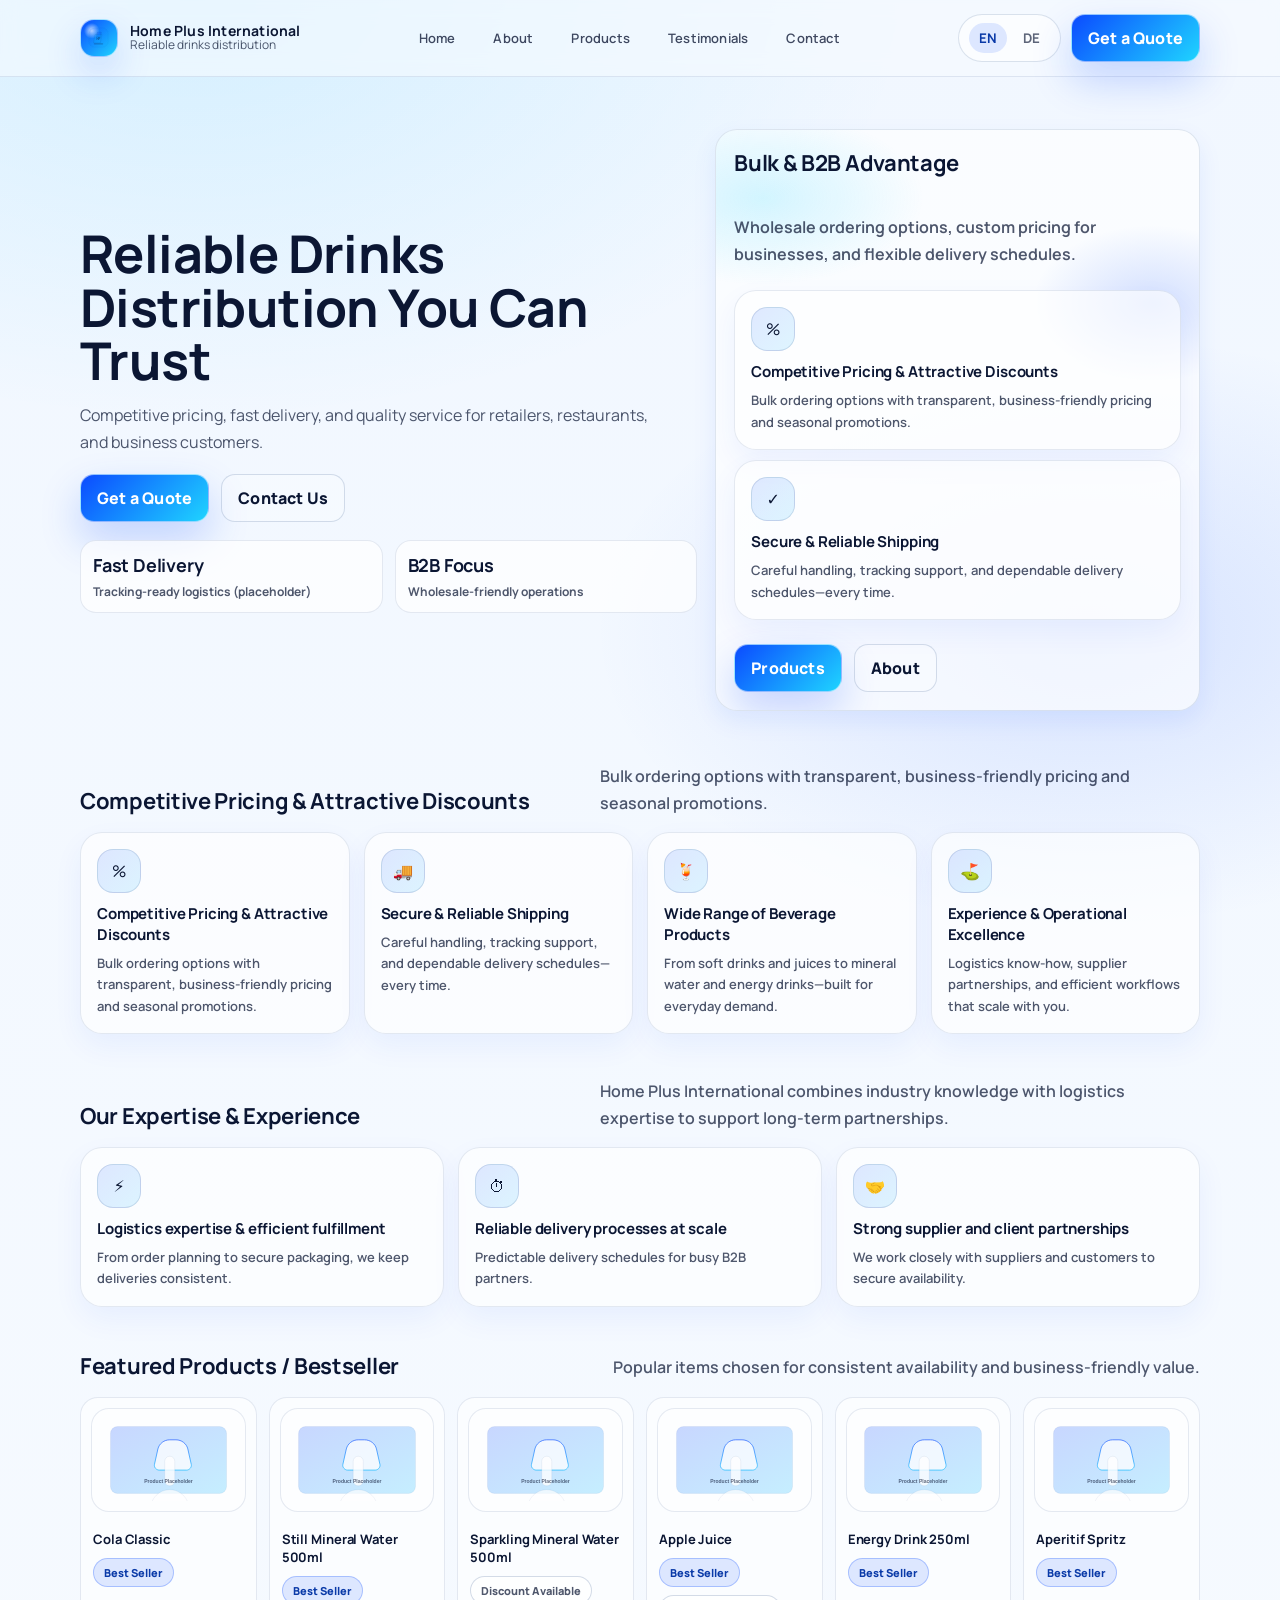
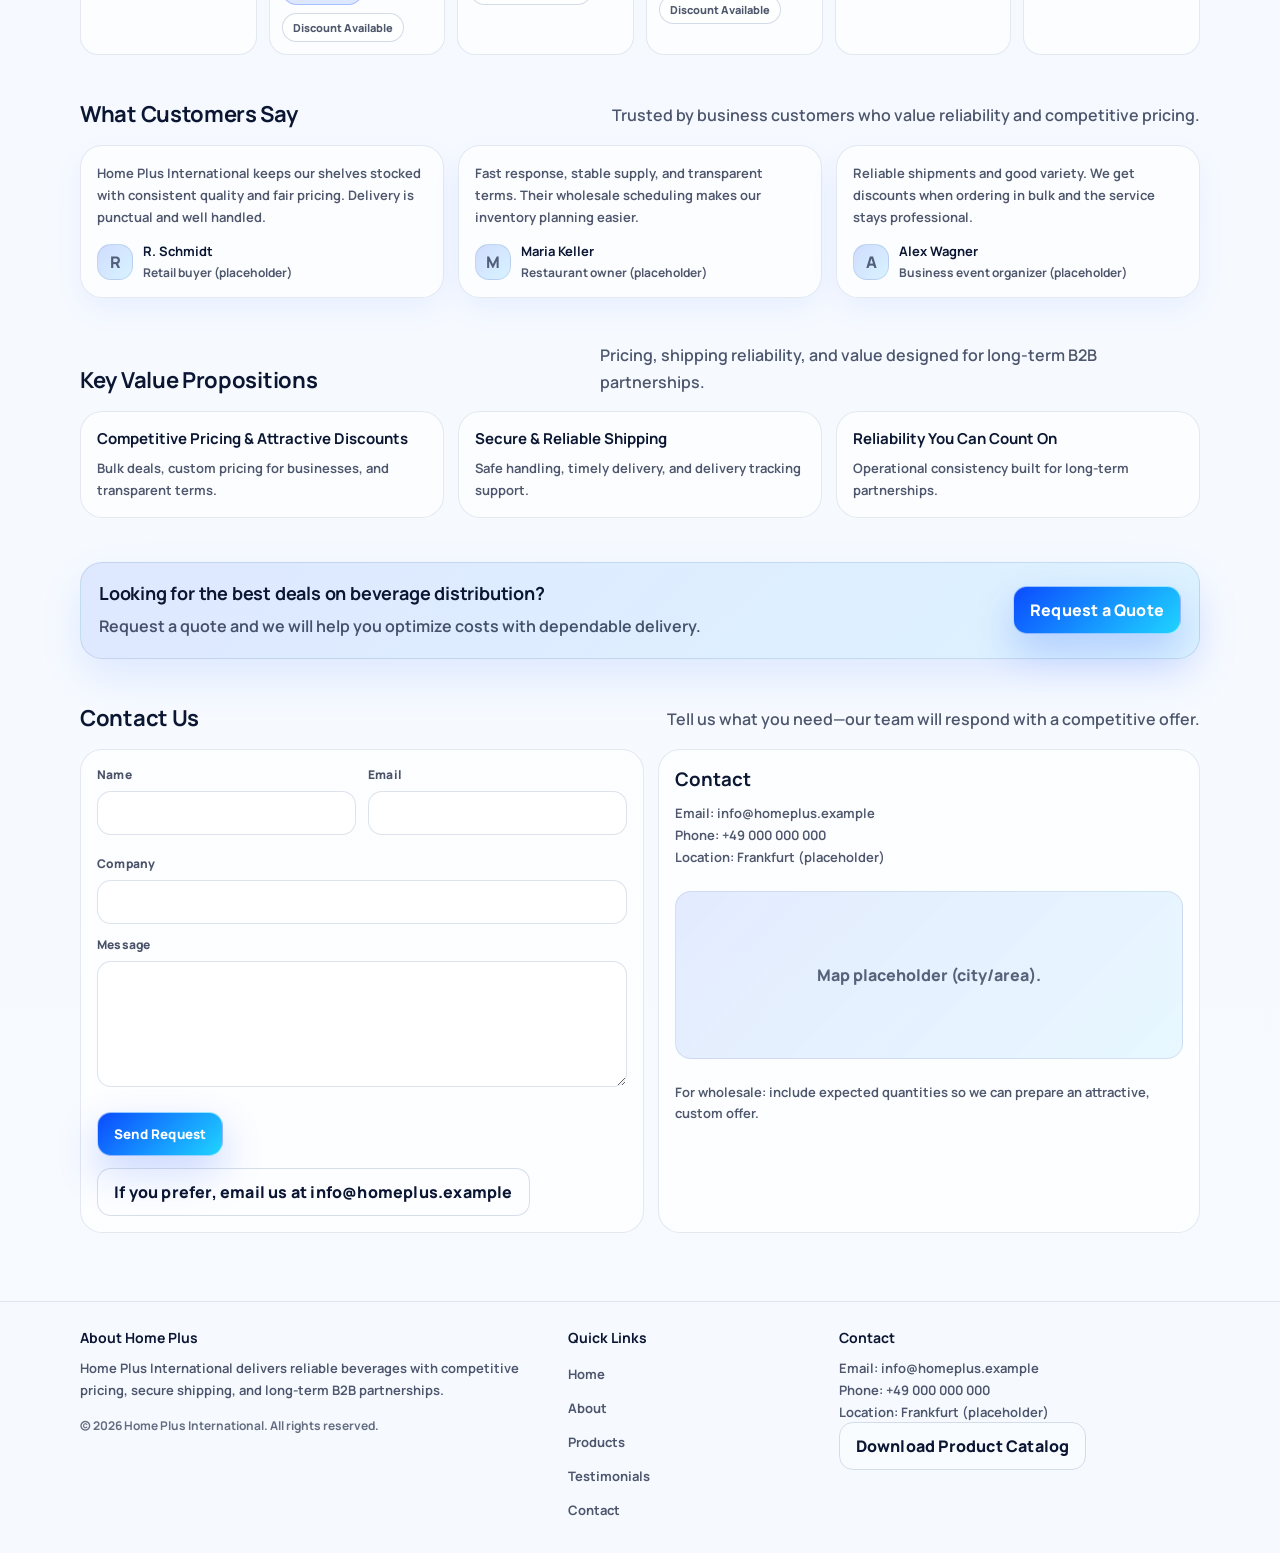
<file: index.html>
<!doctype html>
<html lang="en">
  <head>
    <meta charset="UTF-8" />
    <meta name="viewport" content="width=device-width, initial-scale=1.0" />
    <meta name="theme-color" content="#0b4bff" />
    <meta
      name="description"
      content="Home Plus International provides reliable drinks distribution with competitive pricing, secure shipping, and long-term B2B partnerships."
    />
    <link rel="canonical" href="https://example.com/" />
    <meta property="og:title" content="Home Plus International | Reliable Drinks Distribution" />
    <meta property="og:description" content="Reliable, competitive drinks distribution with secure shipping and B2B focus." />
    <meta property="og:type" content="website" />
    <meta property="og:url" content="https://example.com/" />
    <meta property="og:image" content="assets/images/drink-placeholder.svg" />
    <title>Home Plus International | Reliable Drinks Distribution</title>

    <script type="application/ld+json">
      {
        "@context": "https://schema.org",
        "@type": "Organization",
        "name": "Home Plus International",
        "url": "https://example.com",
        "contactPoint": {
          "@type": "ContactPoint",
          "email": "info@homeplus.example",
          "telephone": "+49 000 000 000",
          "contactType": "sales"
        }
      }
    </script>

    <link rel="stylesheet" href="css/styles.css" />
  </head>
  <body>
    <div id="siteHeader"></div>

    <main id="mainContent">
      <section class="hero">
        <div class="container">
          <div class="hero-grid">
            <div data-reveal>
              <h1 data-i18n="home.hero.title">Reliable Drinks Distribution You Can Trust</h1>
              <p data-i18n="home.hero.subtitle">
                Competitive pricing, fast delivery, and quality service for retailers, restaurants, and business customers.
              </p>

              <div class="hero-actions">
                <a class="btn btn-primary" href="contact.html#quote" data-i18n="home.hero.cta.quote">Get a Quote</a>
                <a class="btn btn-ghost" href="contact.html" data-i18n="home.hero.cta.contact">Contact Us</a>
              </div>

              <div class="hero-metrics" style="margin-top:18px" aria-label="Key metrics">
                <div class="metric" data-reveal>
                  <strong data-i18n="home.metrics.fast.title">Fast Delivery</strong>
                  <span data-i18n="home.metrics.fast.copy">Tracking-ready logistics (placeholder)</span>
                </div>
                <div class="metric" data-reveal>
                  <strong data-i18n="home.metrics.b2b.title">B2B Focus</strong>
                  <span data-i18n="home.metrics.b2b.copy">Wholesale-friendly operations</span>
                </div>
              </div>
            </div>

            <div class="hero-card" data-reveal>
              <div class="hero-card-inner">
                <div class="section-title" style="margin-bottom:8px">
                  <h2 data-i18n="products.b2b.title">Bulk & B2B Advantage</h2>
                </div>
                <p class="muted-note" data-i18n="products.b2b.copy">
                  Wholesale ordering options, custom pricing for businesses, and flexible delivery schedules.
                </p>

                <div class="grid-2" style="display:grid;grid-template-columns:1fr;gap:10px;margin-top:8px">
                  <div class="feature" style="min-height:auto">
                    <div class="icon" aria-hidden="true">%</div>
                    <h3 data-i18n="home.highlights.pricing">Competitive Pricing & Attractive Discounts</h3>
                    <p data-i18n="home.highlights.pricing.copy">
                      Bulk ordering options with transparent, business-friendly pricing and seasonal promotions.
                    </p>
                  </div>
                  <div class="feature" style="min-height:auto">
                    <div class="icon" aria-hidden="true">✓</div>
                    <h3 data-i18n="home.highlights.shipping">Secure & Reliable Shipping</h3>
                    <p data-i18n="home.highlights.shipping.copy">
                      Careful handling, tracking support, and dependable delivery schedules—every time.
                    </p>
                  </div>
                </div>

                <div class="hero-actions" style="margin-top:10px">
                  <a class="btn btn-primary" href="products.html" data-i18n="nav.products">Products</a>
                  <a class="btn btn-ghost" href="about.html" data-i18n="nav.about">About</a>
                </div>
              </div>
            </div>
          </div>
        </div>
      </section>

      <section class="section">
        <div class="container">
          <div class="section-title" data-reveal>
            <h2 data-i18n="home.highlights.pricing">Competitive Pricing & Attractive Discounts</h2>
            <p data-i18n="home.highlights.pricing.copy">Bulk deals with transparent business-friendly terms.</p>
          </div>

          <div class="grid-4">
            <div class="feature" data-reveal>
              <div class="icon" aria-hidden="true">%</div>
              <h3 data-i18n="home.highlights.pricing">Competitive Pricing & Attractive Discounts</h3>
              <p data-i18n="home.highlights.pricing.copy">
                Bulk ordering options with transparent, business-friendly pricing and seasonal promotions.
              </p>
            </div>
            <div class="feature" data-reveal>
              <div class="icon" aria-hidden="true">🚚</div>
              <h3 data-i18n="home.highlights.shipping">Secure & Reliable Shipping</h3>
              <p data-i18n="home.highlights.shipping.copy">
                Careful handling, tracking support, and dependable delivery schedules—every time.
              </p>
            </div>
            <div class="feature" data-reveal>
              <div class="icon" aria-hidden="true">🍹</div>
              <h3 data-i18n="home.highlights.range">Wide Range of Beverage Products</h3>
              <p data-i18n="home.highlights.range.copy">
                From soft drinks and juices to mineral water and energy drinks—built for everyday demand.
              </p>
            </div>
            <div class="feature" data-reveal>
              <div class="icon" aria-hidden="true">⛳</div>
              <h3 data-i18n="home.highlights.expertise">Experience & Operational Excellence</h3>
              <p data-i18n="home.highlights.expertise.copy">
                Logistics know-how, supplier partnerships, and efficient workflows that scale with you.
              </p>
            </div>
          </div>
        </div>
      </section>

      <section class="section">
        <div class="container">
          <div class="section-title" data-reveal>
            <h2 data-i18n="home.expertise.title">Our Expertise & Experience</h2>
            <p data-i18n="home.expertise.copy">
              Home Plus International combines industry knowledge with logistics expertise to support long-term partnerships.
            </p>
          </div>

          <div class="grid-3">
            <div class="feature" data-reveal>
              <div class="icon" aria-hidden="true">⚡</div>
              <h3 data-i18n="home.expertise.b1">Logistics expertise & efficient fulfillment</h3>
              <p data-i18n="home.expertise.c1">From order planning to secure packaging, we keep deliveries consistent.</p>
            </div>
            <div class="feature" data-reveal>
              <div class="icon" aria-hidden="true">⏱</div>
              <h3 data-i18n="home.expertise.b2">Reliable delivery processes at scale</h3>
              <p data-i18n="home.expertise.c2">Predictable delivery schedules for busy B2B partners.</p>
            </div>
            <div class="feature" data-reveal>
              <div class="icon" aria-hidden="true">🤝</div>
              <h3 data-i18n="home.expertise.b3">Strong supplier and client partnerships</h3>
              <p data-i18n="home.expertise.c3">We work closely with suppliers and customers to secure availability.</p>
            </div>
          </div>
        </div>
      </section>

      <section class="section">
        <div class="container">
          <div class="section-title" data-reveal>
            <h2 data-i18n="home.featured.title">Featured Products / Bestseller</h2>
            <p data-i18n="home.featured.copy">Popular items chosen for consistent availability and business-friendly value.</p>
          </div>

          <div id="featuredProducts" class="featured-row" data-reveal>
            <!-- Rendered by js/products-ui.js -->
          </div>
        </div>
      </section>

      <section class="section" id="testimonials">
        <div class="container">
          <div class="section-title" data-reveal>
            <h2 data-i18n="home.testimonials.title">What Customers Say</h2>
            <p data-i18n="home.testimonials.copy">Trusted by business customers who value reliability and competitive pricing.</p>
          </div>

          <div class="testimonial-grid">
            <div class="testimonial" data-reveal>
              <p data-i18n="home.testimonials.t1.quote">
                “Home Plus International keeps our shelves stocked with consistent quality and fair pricing. Delivery is punctual and
                well handled.”
              </p>
              <div class="who">
                <div class="avatar" aria-hidden="true">R</div>
                <div>
                  <strong>R. Schmidt</strong>
                  <span data-i18n="home.testimonials.t1.business">Retail buyer (placeholder)</span>
                </div>
              </div>
            </div>
            <div class="testimonial" data-reveal>
              <p data-i18n="home.testimonials.t2.quote">
                “Fast response, stable supply, and transparent terms. Their wholesale scheduling makes our inventory planning easier.”
              </p>
              <div class="who">
                <div class="avatar" aria-hidden="true">M</div>
                <div>
                  <strong>Maria Keller</strong>
                  <span data-i18n="home.testimonials.t2.business">Restaurant owner (placeholder)</span>
                </div>
              </div>
            </div>
            <div class="testimonial" data-reveal>
              <p data-i18n="home.testimonials.t3.quote">
                “Reliable shipments and good variety. We get discounts when ordering in bulk and the service stays professional.”
              </p>
              <div class="who">
                <div class="avatar" aria-hidden="true">A</div>
                <div>
                  <strong>Alex Wagner</strong>
                  <span data-i18n="home.testimonials.t3.business">Business event organizer (placeholder)</span>
                </div>
              </div>
            </div>
          </div>
        </div>
      </section>

      <section class="section">
        <div class="container">
          <div class="section-title" data-reveal>
            <h2 data-i18n="home.value.title">Key Value Propositions</h2>
            <p data-i18n="home.value.section.copy">Pricing, shipping reliability, and value designed for long-term B2B partnerships.</p>
          </div>

          <div class="value-grid">
            <div class="value-card" data-reveal>
              <h3 data-i18n="home.value.pricing.title">Competitive Pricing & Attractive Discounts</h3>
              <p data-i18n="home.value.pricing.copy">Bulk deals, custom pricing for businesses, and transparent terms.</p>
            </div>
            <div class="value-card" data-reveal>
              <h3 data-i18n="home.value.shipping.title">Secure & Reliable Shipping</h3>
              <p data-i18n="home.value.shipping.copy">Safe handling, timely delivery, and delivery tracking support.</p>
            </div>
            <div class="value-card" data-reveal>
              <h3 data-i18n="home.value.reliability.title">Reliability You Can Count On</h3>
              <p data-i18n="home.value.reliability.copy">Operational consistency built for long-term partnerships.</p>
            </div>
          </div>
        </div>
      </section>

      <section class="section">
        <div class="container">
          <div class="cta-band" data-reveal>
            <div>
              <h3 data-i18n="home.cta.title">Looking for the best deals on beverage distribution?</h3>
              <p data-i18n="home.cta.copy">Request a quote and we will help you optimize costs with dependable delivery.</p>
            </div>
            <div class="cta-right">
              <a class="btn btn-primary" href="contact.html" data-i18n="home.cta.button">Request a Quote</a>
            </div>
          </div>
        </div>
      </section>

      <section class="section">
        <div class="container">
          <div class="section-title" data-reveal>
            <h2 data-i18n="home.contact.title">Contact Us</h2>
            <p data-i18n="home.contact.copy">Tell us what you need—our team will respond with a competitive offer.</p>
          </div>

          <div class="contact-grid">
            <div class="panel" data-reveal>
              <form data-contact-form data-contact-email="info@homeplus.example">
                <div class="form-row">
                  <div>
                    <label for="homeName" data-i18n="contact.name">Name</label>
                    <input id="homeName" name="name" required />
                    <div class="field-error" data-error-for="name" aria-live="polite"></div>
                  </div>
                  <div>
                    <label for="homeEmail" data-i18n="contact.email">Email</label>
                    <input id="homeEmail" name="email" type="email" required />
                    <div class="field-error" data-error-for="email" aria-live="polite"></div>
                  </div>
                </div>

                <div>
                  <label for="homeCompany" data-i18n="contact.company">Company</label>
                  <input id="homeCompany" name="company" />
                </div>

                <div>
                  <label for="homeMessage" data-i18n="contact.message">Message</label>
                  <textarea id="homeMessage" name="message" required></textarea>
                  <div class="field-error" data-error-for="message" aria-live="polite"></div>
                </div>

                <div class="form-actions">
                  <button class="btn btn-primary" type="submit" data-i18n="contact.submit">Send Request</button>
                  <a class="btn btn-ghost" href="mailto:info@homeplus.example" data-i18n="contact.mailto.fallback">Email us</a>
                </div>

                <div class="success" data-contact-success hidden style="margin-top:8px">
                  <strong data-i18n="contact.success.title">Message sent successfully</strong>
                  <div data-i18n="contact.success.copy">Thank you. We will get back to you shortly.</div>
                </div>
              </form>
            </div>

            <div class="panel" data-reveal>
              <h3 style="margin:0" data-i18n="footer.contact.heading">Contact</h3>
              <p class="footer-muted" style="margin-top:10px">
                Email: info@homeplus.example<br />
                Phone: +49 000 000 000<br />
                Location: Frankfurt (placeholder)
              </p>
              <div style="height:10px"></div>
              <div class="product-media" style="height:168px">
                <div style="padding:18px;text-align:center;color:rgba(11,22,51,.65);font-weight:900">
                  <span data-i18n="home.contact.map.placeholder">Map placeholder</span>
                </div>
              </div>
              <div style="height:10px"></div>
              <p class="muted-note">
                <span data-i18n="home.contact.wholesale.note"
                  >For wholesale: include expected quantities so we can prepare an attractive, custom offer.</span
                >
              </p>
            </div>
          </div>
        </div>
      </section>
    </main>

    <div id="siteFooter"></div>

    <!-- Quote modal (used by featured items + products page) -->
    <!--div id="quoteModalOverlay" class="modal-overlay" hidden>
      <div class="modal" role="dialog" aria-modal="true" aria-labelledby="quoteModalTitle">
        <div class="modal-header">
          <strong id="quoteModalTitle" data-i18n="quote.modal.title">Request a Quote</strong>
          <button class="icon-btn" type="button" data-quote-close data-i18n="quote.modal.close" aria-label="Close">
            ✕
          </button>
        </div>
        <div class="modal-body">
          <div class="muted-note" data-i18n="quote.modal.note">
            You will be redirected to our contact form with your request prefilled.
          </div>

          <div class="modal-grid">
            <div>
              <label data-i18n="quote.modal.product" style="margin-bottom:6px;display:block;font-weight:900"
                >Selected product</label
              >
              <div id="quoteProductName" style="font-weight:1000;letter-spacing:-0.15px;margin-top:6px">
                -
              </div>
              <div class="muted-note" id="quoteProductMeta" style="margin-top:6px">-</div>
            </div>
            <div>
              <label data-i18n="quote.modal.qty" style="margin-bottom:6px;display:block;font-weight:900"
                >Quantity (estimated)</label
              >
              <div class="qty" aria-label="Quantity selector">
                <button type="button" data-qty-minus aria-label="Decrease quantity">−</button>
                <input id="quoteQtyInput" inputmode="numeric" type="text" value="50" aria-label="Quantity" />
                <button type="button" data-qty-plus aria-label="Increase quantity">+</button>
              </div>
            </div>
          </div>

          <div class="modal-actions">
            <span class="muted-note" style="flex:1" data-i18n="quote.modal.note">
              You will be redirected to our contact form with your request prefilled.
            </span>
            <button class="btn btn-primary" type="button" data-quote-submit data-i18n="quote.modal.send">Send Request</button>
          </div>
        </div>
      </div>
    </div-->

    <script src="js/layout.js" defer></script>
    <script src="js/i18n.js" defer></script>
    <script src="js/animations.js" defer></script>

    <script src="js/products-data.js" defer></script>
    <script src="js/products-ui.js" defer></script>
    <script src="js/quote-modal.js" defer></script>
    <script src="js/contact.js" defer></script>
  </body>
</html>
</file>
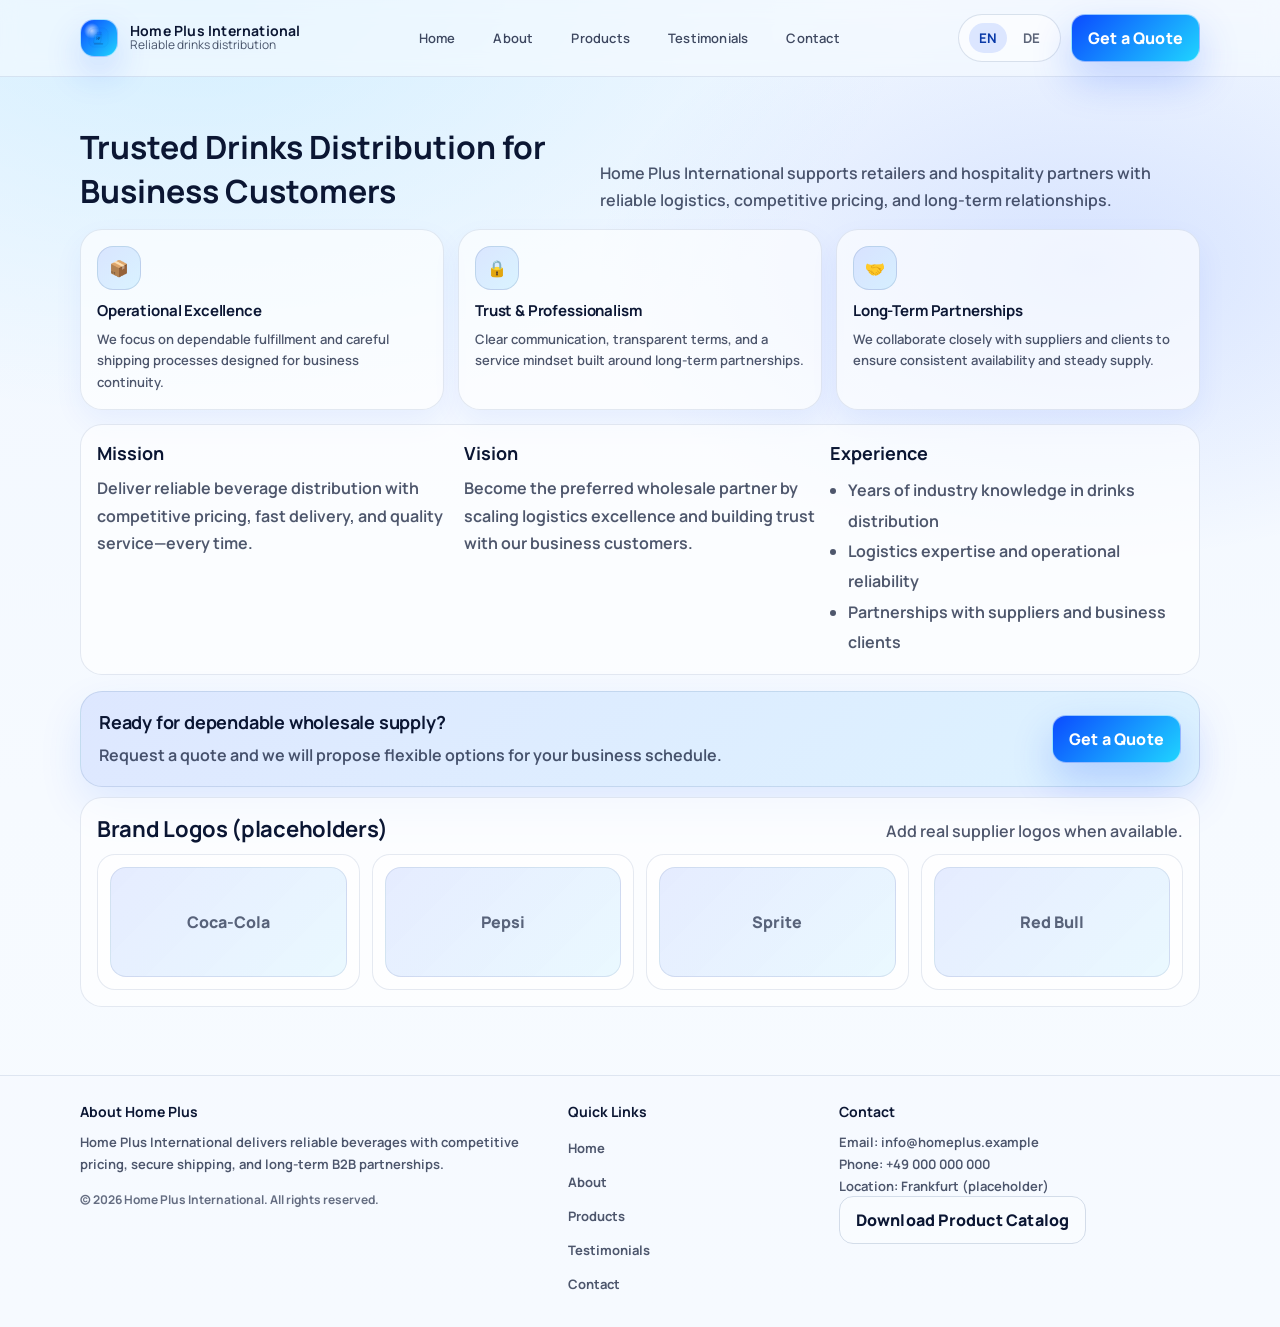
<file: about.html>
<!doctype html>
<html lang="en">
  <head>
    <meta charset="UTF-8" />
    <meta name="viewport" content="width=device-width, initial-scale=1.0" />
    <meta name="theme-color" content="#0b4bff" />
    <meta
      name="description"
      content="About Home Plus International - reliable drinks distribution with competitive pricing, secure shipping, and long-term B2B partnerships."
    />
    <link rel="canonical" href="https://example.com/about" />
    <meta property="og:title" content="About Home Plus International | Reliable Drinks Distribution" />
    <meta
      property="og:description"
      content="Learn about Home Plus International’s mission, vision, and logistics expertise for wholesale beverage distribution."
    />
    <meta property="og:type" content="website" />
    <meta property="og:url" content="https://example.com/about" />
    <meta property="og:image" content="assets/images/drink-placeholder.svg" />
    <title>About Home Plus International | Reliable Drinks Distribution</title>

    <script type="application/ld+json">
      {
        "@context": "https://schema.org",
        "@type": "Organization",
        "name": "Home Plus International",
        "url": "https://example.com",
        "contactPoint": {
          "@type": "ContactPoint",
          "email": "info@homeplus.example",
          "telephone": "+49 000 000 000",
          "contactType": "sales"
        }
      }
    </script>

    <link rel="stylesheet" href="css/styles.css" />
  </head>
  <body>
    <div id="siteHeader"></div>

    <main id="mainContent">
      <section class="section">
        <div class="container">
          <div class="section-title" data-reveal>
            <h1 style="margin:0;font-size:32px" data-i18n="about.hero.title">
              Trusted Drinks Distribution for Business Customers
            </h1>
            <p data-i18n="about.hero.subtitle">
              Home Plus International supports retailers and hospitality partners with reliable logistics, competitive pricing, and
              long-term relationships.
            </p>
          </div>

          <div class="grid-3">
            <div class="feature" data-reveal>
              <div class="icon" aria-hidden="true">
                📦
              </div>
              <h3 data-i18n="about.values.excellence.title">Operational Excellence</h3>
              <p data-i18n="about.values.excellence.copy">
                We focus on dependable fulfillment and careful shipping processes designed for business continuity.
              </p>
            </div>
            <div class="feature" data-reveal>
              <div class="icon" aria-hidden="true">
                🔒
              </div>
              <h3 data-i18n="about.values.trust.title">Trust & Professionalism</h3>
              <p data-i18n="about.values.trust.copy">
                Clear communication, transparent terms, and a service mindset built around long-term partnerships.
              </p>
            </div>
            <div class="feature" data-reveal>
              <div class="icon" aria-hidden="true">
                🤝
              </div>
              <h3 data-i18n="about.values.partnerships.title">Long-Term Partnerships</h3>
              <p data-i18n="about.values.partnerships.copy">
                We collaborate closely with suppliers and clients to ensure consistent availability and steady supply.
              </p>
            </div>
          </div>

          <div style="height:14px"></div>

          <div class="panel" data-reveal>
            <div class="grid-3" style="grid-template-columns: 1fr 1fr 1fr;">
              <div>
                <h2 style="margin:0;font-size:18px" data-i18n="about.mission.title">Mission</h2>
                <p style="margin:10px 0 0;color:var(--muted);font-weight:650;line-height:1.7" data-i18n="about.mission.copy">
                  Deliver reliable beverage distribution with competitive pricing, fast delivery, and quality service—every time.
                </p>
              </div>
              <div>
                <h2 style="margin:0;font-size:18px" data-i18n="about.vision.title">Vision</h2>
                <p style="margin:10px 0 0;color:var(--muted);font-weight:650;line-height:1.7" data-i18n="about.vision.copy">
                  Become the preferred wholesale partner by scaling logistics excellence and building trust with our business customers.
                </p>
              </div>
              <div>
                <h2 style="margin:0;font-size:18px" data-i18n="about.experience.title">Experience</h2>
                <ul style="margin:10px 0 0;padding-left:18px;color:var(--muted);font-weight:650;line-height:1.9">
                  <li data-i18n="about.experience.b1">Years of industry knowledge in drinks distribution</li>
                  <li data-i18n="about.experience.b2">Logistics expertise and operational reliability</li>
                  <li data-i18n="about.experience.b3">Partnerships with suppliers and business clients</li>
                </ul>
              </div>
            </div>
          </div>

          <div style="height:16px"></div>

          <div class="cta-band" data-reveal>
            <div>
              <h3 data-i18n="about.cta.title">Ready for dependable wholesale supply?</h3>
              <p data-i18n="about.cta.copy">Request a quote and we will propose flexible options for your business schedule.</p>
            </div>
            <div class="cta-right">
              <a class="btn btn-primary" href="contact.html" data-i18n="cta.quote">Angebot anfordern</a>
            </div>
          </div>

          <div style="height:10px"></div>

          <div class="panel" data-reveal>
            <div class="section-title" style="margin-bottom:10px">
              <h2 data-i18n="about.branding.title">Brand Logos (placeholders)</h2>
              <p data-i18n="about.branding.copy">Add real supplier logos when available.</p>
            </div>
            <div class="featured-row" style="grid-template-columns: repeat(4, minmax(0, 1fr));">
              <div class="mini-product" style="text-align:center">
                <div class="product-media" style="height:110px;margin:0;display:grid;place-items:center">
                  <div style="font-weight:1000;color:rgba(11,22,51,.65)">Coca‑Cola</div>
                </div>
              </div>
              <div class="mini-product" style="text-align:center">
                <div class="product-media" style="height:110px;margin:0;display:grid;place-items:center">
                  <div style="font-weight:1000;color:rgba(11,22,51,.65)">Pepsi</div>
                </div>
              </div>
              <div class="mini-product" style="text-align:center">
                <div class="product-media" style="height:110px;margin:0;display:grid;place-items:center">
                  <div style="font-weight:1000;color:rgba(11,22,51,.65)">Sprite</div>
                </div>
              </div>
              <div class="mini-product" style="text-align:center">
                <div class="product-media" style="height:110px;margin:0;display:grid;place-items:center">
                  <div style="font-weight:1000;color:rgba(11,22,51,.65)">Red Bull</div>
                </div>
              </div>
            </div>
          </div>
        </div>
      </section>
    </main>

    <div id="siteFooter"></div>

    <script src="js/layout.js" defer></script>
    <script src="js/i18n.js" defer></script>
    <script src="js/animations.js" defer></script>
    <script src="js/contact.js" defer></script>
  </body>
</html>
</file>
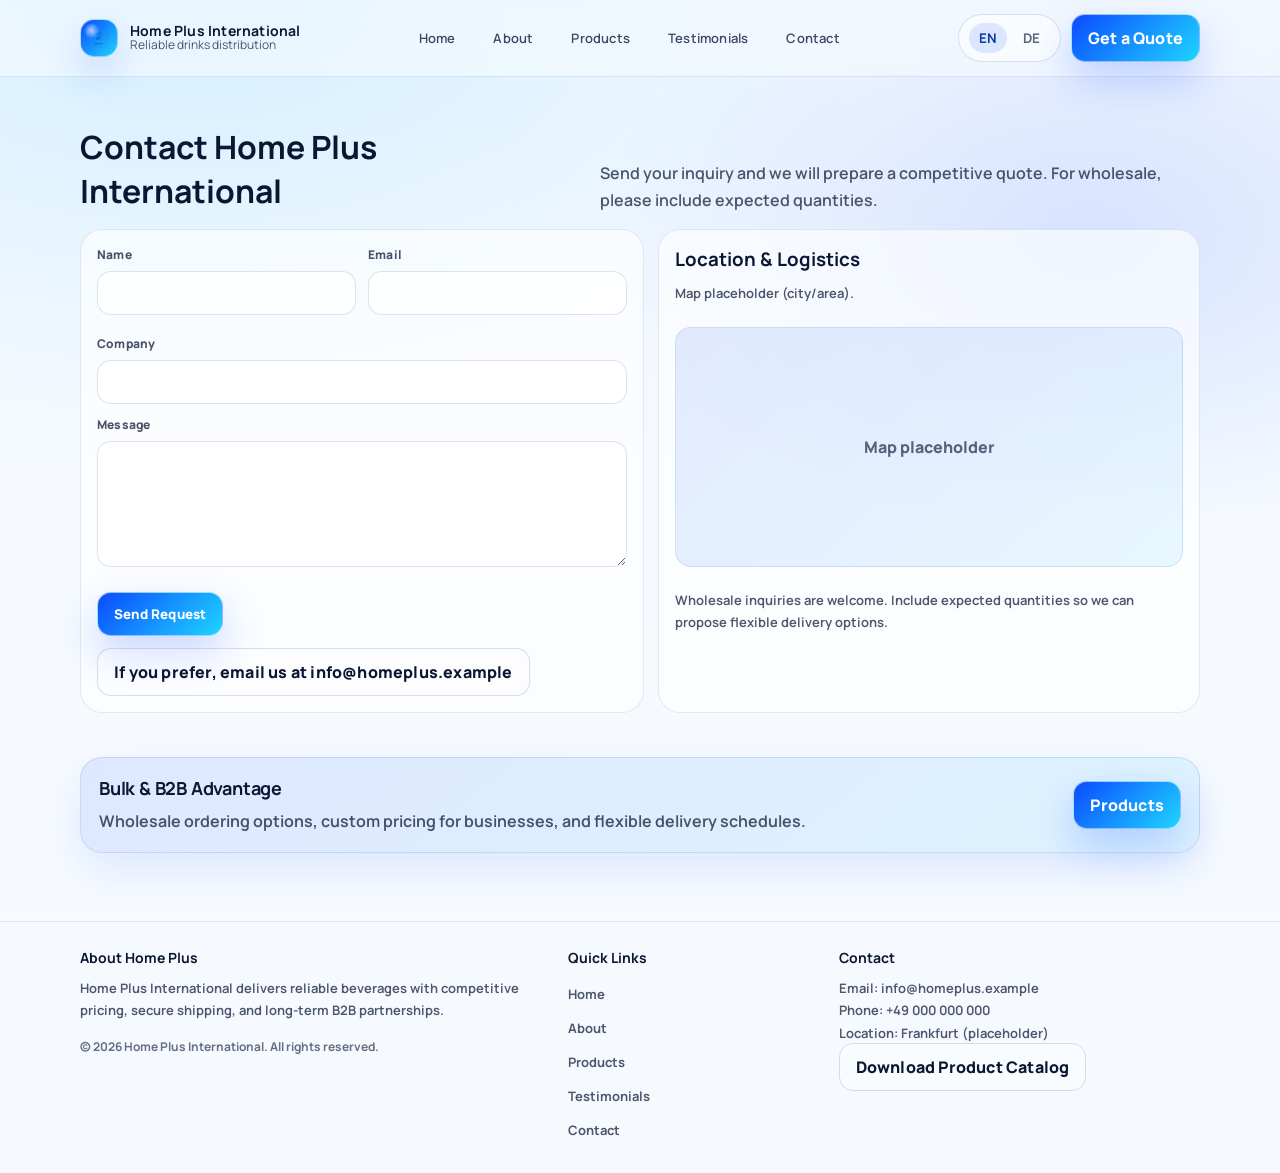
<file: contact.html>
<!doctype html>
<html lang="en">
  <head>
    <meta charset="UTF-8" />
    <meta name="viewport" content="width=device-width, initial-scale=1.0" />
    <meta name="theme-color" content="#0b4bff" />
    <meta
      name="description"
      content="Contact Home Plus International for beverage distribution, wholesale supply, and reliable logistics."
    />
    <link rel="canonical" href="https://example.com/contact" />
    <meta property="og:title" content="Contact | Home Plus International" />
    <meta
      property="og:description"
      content="Send your inquiry to Home Plus International for reliable beverage distribution and wholesale supply."
    />
    <meta property="og:type" content="website" />
    <meta property="og:url" content="https://example.com/contact" />
    <meta property="og:image" content="assets/images/drink-placeholder.svg" />
    <title>Contact | Home Plus International</title>

    <script type="application/ld+json">
      {
        "@context": "https://schema.org",
        "@type": "Organization",
        "name": "Home Plus International",
        "url": "https://example.com",
        "contactPoint": {
          "@type": "ContactPoint",
          "email": "info@homeplus.example",
          "telephone": "+49 000 000 000",
          "contactType": "sales"
        }
      }
    </script>

    <link rel="stylesheet" href="css/styles.css" />
  </head>
  <body>
    <div id="siteHeader"></div>

    <main id="mainContent">
      <section class="section">
        <div class="container">
          <div class="section-title" data-reveal>
            <h1 style="margin:0;font-size:32px" data-i18n="contact.page.title">Contact Home Plus International</h1>
            <p data-i18n="contact.page.copy">Send your inquiry and we will prepare a competitive quote.</p>
          </div>

          <div class="contact-grid">
            <div class="panel" data-reveal>
              <form data-contact-form data-contact-email="info@homeplus.example" id="quote">
                <div class="form-row">
                  <div>
                    <label for="contactName" data-i18n="contact.name">Name</label>
                    <input id="contactName" name="name" required />
                    <div class="field-error" data-error-for="name" aria-live="polite"></div>
                  </div>
                  <div>
                    <label for="contactEmail" data-i18n="contact.email">Email</label>
                    <input id="contactEmail" name="email" type="email" required />
                    <div class="field-error" data-error-for="email" aria-live="polite"></div>
                  </div>
                </div>

                <div>
                  <label for="contactCompany" data-i18n="contact.company">Company</label>
                  <input id="contactCompany" name="company" />
                </div>

                <div>
                  <label for="contactMessage" data-i18n="contact.message">Message</label>
                  <textarea id="contactMessage" name="message" required></textarea>
                  <div class="field-error" data-error-for="message" aria-live="polite"></div>
                </div>

                <div class="form-actions">
                  <button class="btn btn-primary" type="submit" data-i18n="contact.submit">Send Request</button>
                  <a class="btn btn-ghost" data-contact-mailto href="mailto:info@homeplus.example" data-i18n="contact.mailto.fallback"
                    >Email draft</a
                  >
                </div>

                <div class="success" data-contact-success hidden style="margin-top:8px">
                  <strong data-i18n="contact.success.title">Message sent successfully</strong>
                  <div data-i18n="contact.success.copy">Thank you. We will get back to you shortly.</div>
                </div>
              </form>
            </div>

            <div class="panel" data-reveal>
              <h3 style="margin:0" data-i18n="contact.page.location">Location & Logistics</h3>
              <p class="footer-muted" style="margin-top:10px" data-i18n="contact.page.map.placeholder">
                Map placeholder (city/area).
              </p>
              <div style="height:10px"></div>
              <div class="product-media" style="height:240px">
                <div style="padding:18px;text-align:center;color:rgba(11,22,51,.65);font-weight:900">
                  Map placeholder
                </div>
              </div>
              <div style="height:10px"></div>
              <p class="muted-note">
                Wholesale inquiries are welcome. Include expected quantities so we can propose flexible delivery options.
              </p>
            </div>
          </div>
        </div>
      </section>

      <section class="section">
        <div class="container">
          <div class="cta-band" data-reveal>
            <div>
              <h3 data-i18n="products.b2b.title">Bulk & B2B Advantage</h3>
              <p data-i18n="products.b2b.copy">Wholesale ordering options, custom pricing for businesses, and flexible delivery schedules.</p>
            </div>
            <div class="cta-right">
              <a class="btn btn-primary" href="products.html" data-i18n="nav.products">Browse Products</a>
            </div>
          </div>
        </div>
      </section>
    </main>

    <div id="siteFooter"></div>

    <script src="js/layout.js" defer></script>
    <script src="js/i18n.js" defer></script>
    <script src="js/animations.js" defer></script>
    <script src="js/contact.js" defer></script>
  </body>
</html>
</file>
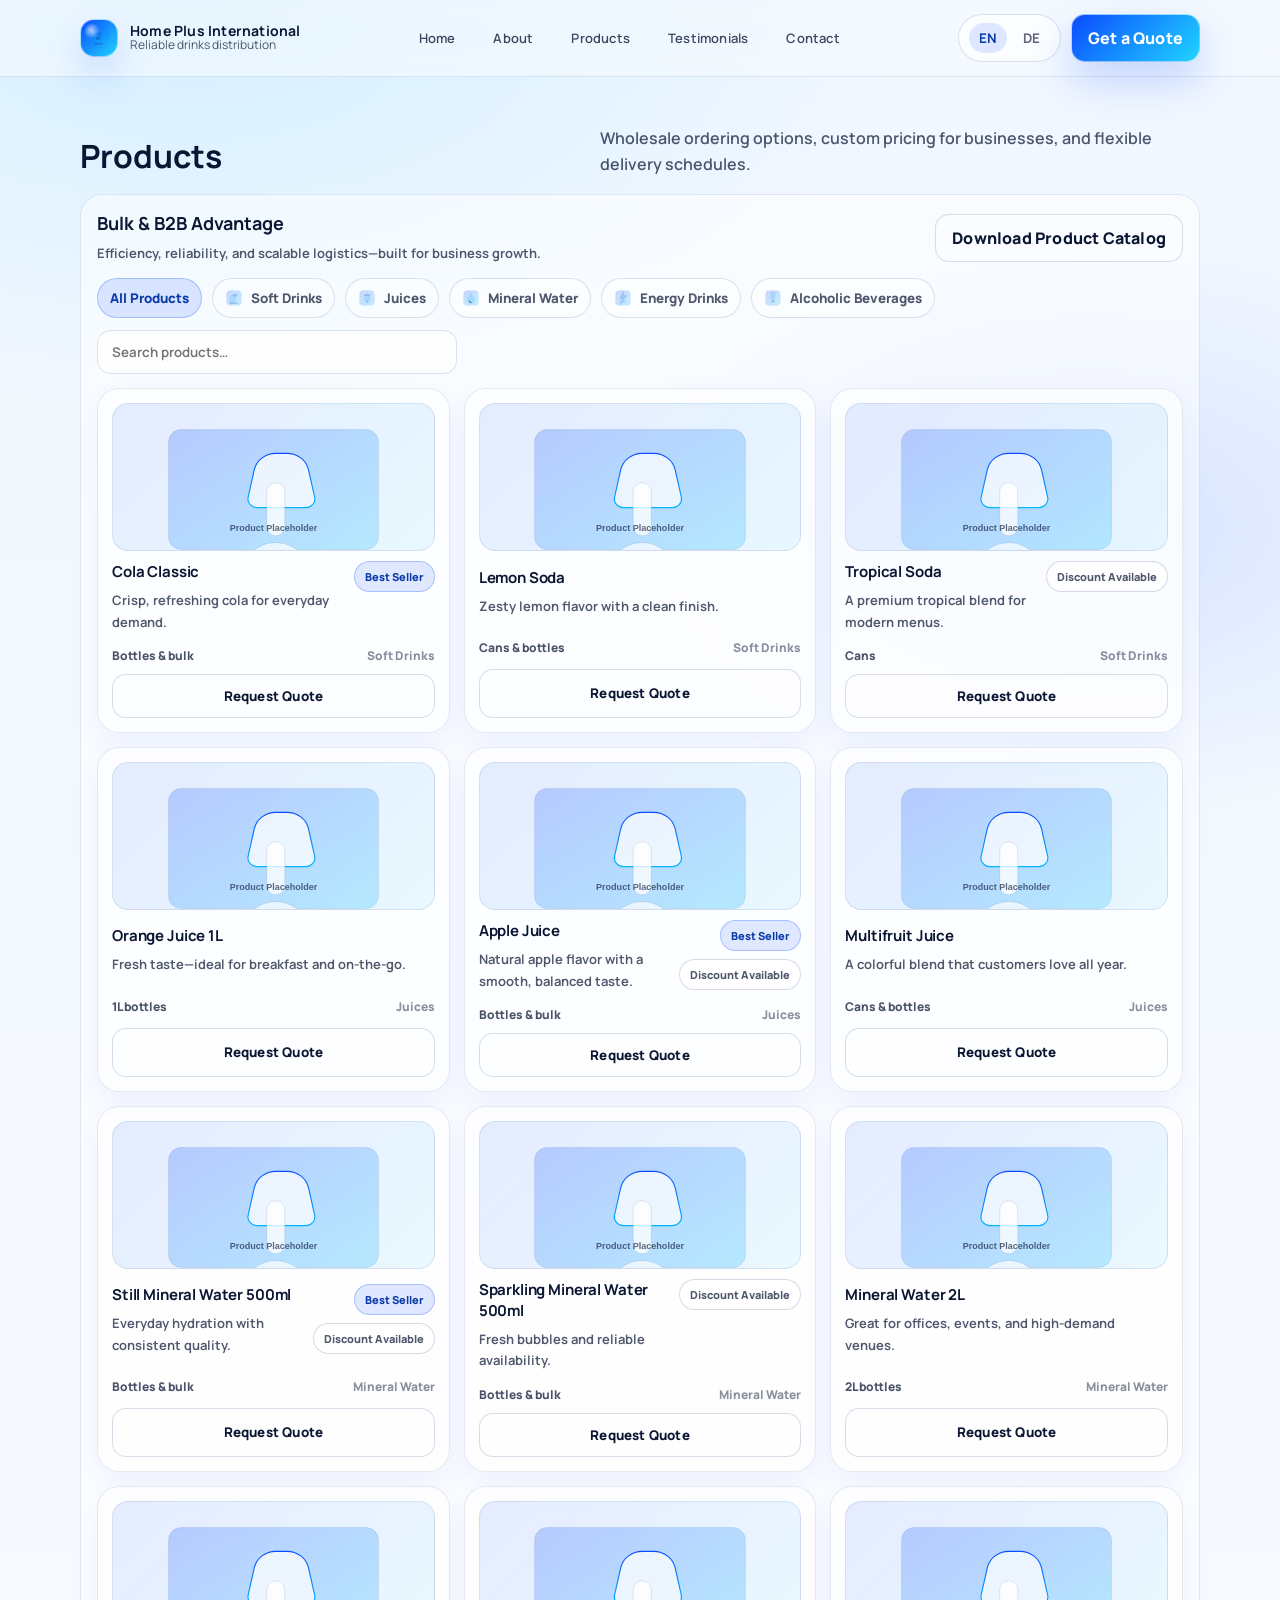
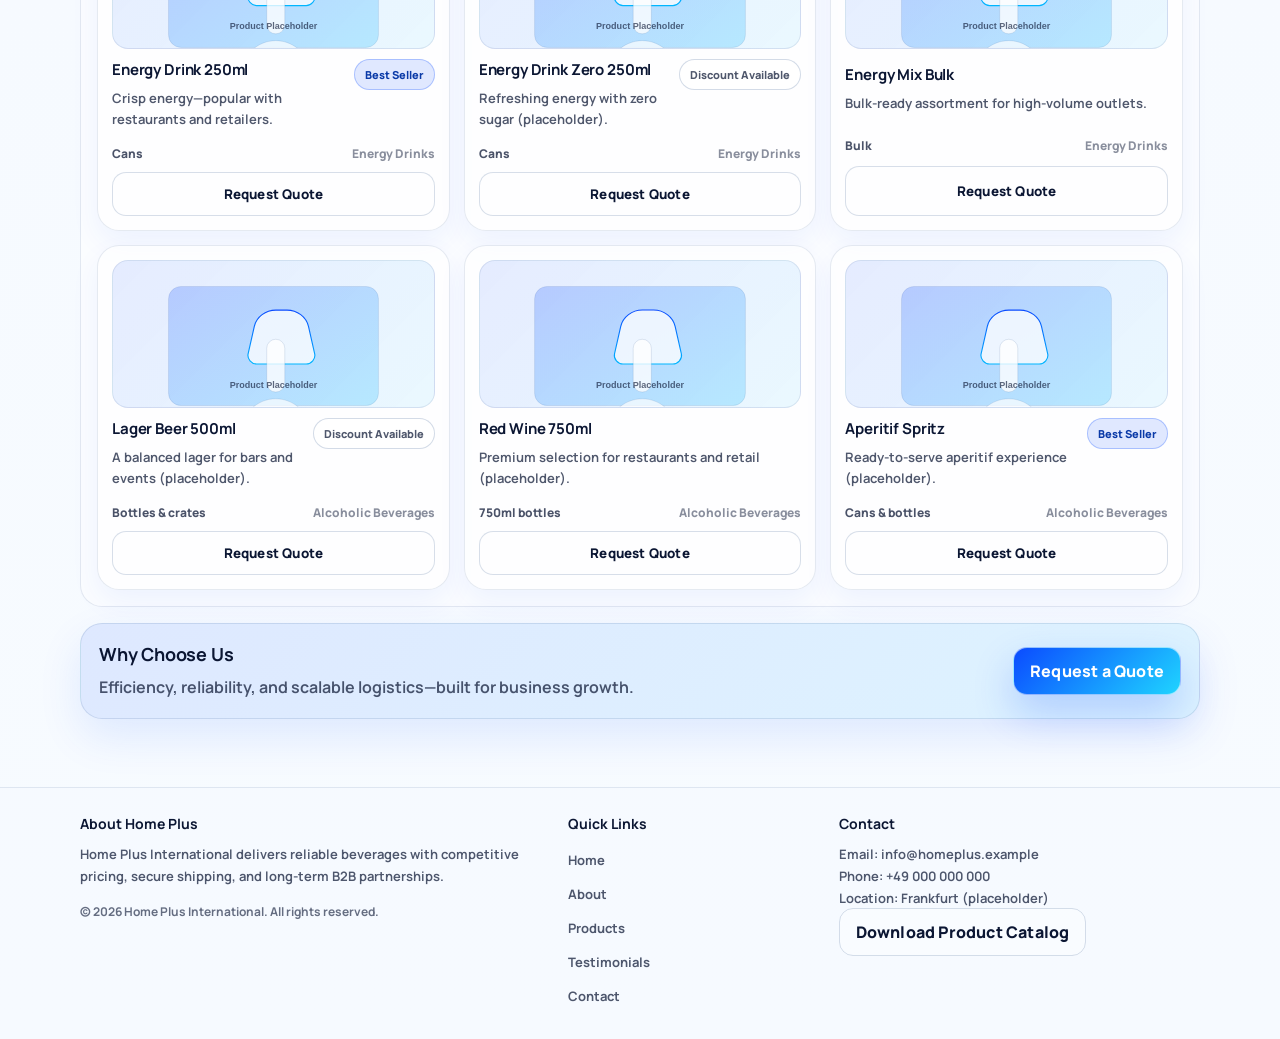
<file: products.html>
<!doctype html>
<html lang="en">
  <head>
    <meta charset="UTF-8" />
    <meta name="viewport" content="width=device-width, initial-scale=1.0" />
    <meta name="theme-color" content="#0b4bff" />
    <meta
      name="description"
      content="Home Plus International products - browse beverage categories, request a quote for bulk ordering, and enjoy reliable delivery for business customers."
    />
    <link rel="canonical" href="https://example.com/products" />
    <meta property="og:title" content="Products | Home Plus International" />
    <meta
      property="og:description"
      content="Browse beverage categories and request a quote for bulk ordering with reliable, secure delivery."
    />
    <meta property="og:type" content="website" />
    <meta property="og:url" content="https://example.com/products" />
    <meta property="og:image" content="assets/images/drink-placeholder.svg" />
    <title>Products | Home Plus International</title>

    <script type="application/ld+json">
      {
        "@context": "https://schema.org",
        "@type": "Organization",
        "name": "Home Plus International",
        "url": "https://example.com",
        "contactPoint": {
          "@type": "ContactPoint",
          "email": "info@homeplus.example",
          "telephone": "+49 000 000 000",
          "contactType": "sales"
        }
      }
    </script>

    <link rel="stylesheet" href="css/styles.css" />
  </head>
  <body>
    <div id="siteHeader"></div>

    <main id="mainContent">
      <section class="section">
        <div class="container">
          <div class="section-title" data-reveal>
            <h1 style="margin:0;font-size:32px" data-i18n="nav.products">Products</h1>
            <p data-i18n="products.b2b.copy">Wholesale ordering options, custom pricing for businesses, and flexible delivery schedules.</p>
          </div>

          <div class="products-shell" id="productsUi" data-reveal>
            <div class="products-topbar">
              <div>
                <h2 style="margin:0;font-size:18px" data-i18n="products.b2b.title">Bulk & B2B Advantage</h2>
                <p class="muted-note" style="margin:8px 0 0" data-i18n="products.why.copy">
                  Efficiency, reliability, and scalable logistics—built for business growth.
                </p>
              </div>
              <a class="btn btn-ghost" href="assets/catalog-placeholder.pdf" download data-i18n="footer.catalog"
                >Download Catalog</a
              >
            </div>

            <div class="products-topbar" style="margin-top:6px">
              <div class="tabs" id="productsTabs" aria-label="Product categories"></div>
              <div class="search">
                <input
                  id="productsSearch"
                  type="text"
                  data-i18n="products.search.placeholder"
                  data-i18n-attr="placeholder"
                />
              </div>
            </div>

            <div id="productsGrid" class="products-grid" aria-live="polite"></div>
          </div>

          <div style="height:16px"></div>

          <div class="cta-band" data-reveal>
            <div>
              <h3 data-i18n="products.why.title">Why Choose Us</h3>
              <p data-i18n="products.why.copy">Efficiency, reliability, and scalable logistics—built for business growth.</p>
            </div>
            <div class="cta-right">
              <a class="btn btn-primary" href="contact.html" data-i18n="home.cta.button">Request a Quote</a>
            </div>
          </div>
        </div>
      </section>
    </main>

    <div id="siteFooter"></div>

    <!-- Quote modal -->
    <!--div id="quoteModalOverlay" class="modal-overlay" hidden>
      <div class="modal" role="dialog" aria-modal="true" aria-labelledby="quoteModalTitle">
        <div class="modal-header">
          <strong id="quoteModalTitle" data-i18n="quote.modal.title">Request a Quote</strong>
          <button class="icon-btn" type="button" data-quote-close data-i18n="quote.modal.close" aria-label="Close">
            ✕
          </button>
        </div>
        <div class="modal-body">
          <div class="muted-note" data-i18n="quote.modal.note">
            You will be redirected to our contact form with your request prefilled.
          </div>

          <div class="modal-grid">
            <div>
              <label data-i18n="quote.modal.product" style="margin-bottom:6px;display:block;font-weight:900">Selected product</label>
              <div id="quoteProductName" style="font-weight:1000;letter-spacing:-0.15px;margin-top:6px">-</div>
              <div class="muted-note" id="quoteProductMeta" style="margin-top:6px">-</div>
            </div>
            <div>
              <label data-i18n="quote.modal.qty" style="margin-bottom:6px;display:block;font-weight:900">Quantity (estimated)</label>
              <div class="qty" aria-label="Quantity selector">
                <button type="button" data-qty-minus aria-label="Decrease quantity">−</button>
                <input id="quoteQtyInput" inputmode="numeric" type="text" value="50" aria-label="Quantity" />
                <button type="button" data-qty-plus aria-label="Increase quantity">+</button>
              </div>
            </div>
          </div>

          <div class="modal-actions">
            <span class="muted-note" style="flex:1" data-i18n="quote.modal.note">
              You will be redirected to our contact form with your request prefilled.
            </span>
            <button class="btn btn-primary" type="button" data-quote-submit data-i18n="quote.modal.send">Send Request</button>
          </div>
        </div>
      </div>
    </div-->

    <script src="js/layout.js" defer></script>
    <script src="js/i18n.js" defer></script>
    <script src="js/animations.js" defer></script>

    <script src="js/products-data.js" defer></script>
    <script src="js/products-ui.js" defer></script>
    <script src="js/quote-modal.js" defer></script>
    <script src="js/contact.js" defer></script>
  </body>
</html>
</file>
<file: css/styles.css>
/* Home Plus International - premium, responsive business site */

@import url('https://fonts.googleapis.com/css2?family=Manrope:wght@300;400;500;600;700&display=swap');

:root {
  --bg: #f6faff;
  --surface: rgba(255, 255, 255, 0.78);
  --surface-strong: #ffffff;
  --text: #0b1633;
  --muted: rgba(11, 22, 51, 0.72);
  --border: rgba(15, 56, 121, 0.14);

  --primary: #0b4bff;
  --primary-2: #0a3aa8;
  --accent: #00b6ff;

  --shadow-sm: 0 10px 24px rgba(11, 75, 255, 0.08);
  --shadow-md: 0 18px 44px rgba(11, 75, 255, 0.16);

  --radius-lg: 22px;
  --radius-md: 16px;
  --radius-sm: 12px;

  --container: 1120px;
}

*,
*::before,
*::after {
  box-sizing: border-box;
}

html {
  scroll-behavior: smooth;
}

body {
  margin: 0;
  font-family: Manrope, ui-sans-serif, system-ui, -apple-system, Segoe UI, Roboto, Helvetica, Arial, 'Apple Color Emoji',
    'Segoe UI Emoji';
  color: var(--text);
  background:
    radial-gradient(1200px 700px at 15% 0%, rgba(0, 182, 255, 0.12), transparent 60%),
    radial-gradient(900px 540px at 85% 20%, rgba(11, 75, 255, 0.12), transparent 55%),
    linear-gradient(180deg, #f1f7ff 0%, var(--bg) 60%, #f7fbff 100%);
}

img {
  max-width: 100%;
  display: block;
}

a {
  color: inherit;
  text-decoration: none;
}

button,
input,
textarea {
  font-family: inherit;
}

.skip-link {
  position: absolute;
  left: -999px;
  top: 8px;
  background: var(--surface-strong);
  border: 1px solid var(--border);
  border-radius: 10px;
  padding: 10px 14px;
  z-index: 1000;
}
.skip-link:focus {
  left: 12px;
}

.container {
  width: min(100%, calc(var(--container) + 32px));
  margin: 0 auto;
  padding: 0 16px;
}

/* Header */
.site-header {
  position: sticky;
  top: 0;
  z-index: 50;
  backdrop-filter: blur(10px);
  background: rgba(246, 250, 255, 0.62);
  border-bottom: 1px solid rgba(15, 56, 121, 0.10);
}

.header-inner {
  display: flex;
  align-items: center;
  justify-content: space-between;
  gap: 14px;
  padding: 14px 0;
}

.brand {
  display: flex;
  align-items: center;
  gap: 12px;
  min-width: 210px;
}

.brand-logo {
  width: 38px;
  height: 38px;
  border-radius: 14px;
  background:
    url('../assets/images/logo-placeholder.svg') center / 70% 70% no-repeat,
    radial-gradient(12px 12px at 30% 30%, rgba(255, 255, 255, 0.8), rgba(255, 255, 255, 0) 65%),
    linear-gradient(135deg, var(--primary) 0%, #1fd4ff 100%);
  box-shadow: 0 16px 36px rgba(11, 75, 255, 0.18);
  border: 1px solid rgba(255, 255, 255, 0.6);
}

.brand-name {
  display: flex;
  flex-direction: column;
  line-height: 1.05;
}

.brand-name strong {
  font-size: 14px;
  letter-spacing: 0.2px;
}

.brand-name span {
  font-size: 12px;
  color: var(--muted);
}

.nav {
  display: flex;
  align-items: center;
  gap: 18px;
}

.nav a {
  color: rgba(11, 22, 51, 0.78);
  font-weight: 600;
  font-size: 13px;
  letter-spacing: 0.2px;
  padding: 10px 10px;
  border-radius: 12px;
}
.nav a:hover {
  background: rgba(11, 75, 255, 0.08);
  color: var(--text);
}

.header-cta {
  display: flex;
  align-items: center;
  gap: 10px;
}

.lang-toggle {
  display: inline-flex;
  align-items: center;
  gap: 6px;
  padding: 8px 10px;
  border-radius: 999px;
  border: 1px solid rgba(15, 56, 121, 0.14);
  background: rgba(255, 255, 255, 0.52);
}

.lang-toggle button {
  appearance: none;
  border: 0;
  background: transparent;
  font-weight: 700;
  cursor: pointer;
  padding: 6px 10px;
  border-radius: 999px;
  color: rgba(11, 22, 51, 0.66);
}

.lang-toggle button[aria-pressed='true'] {
  background: rgba(11, 75, 255, 0.12);
  color: var(--primary-2);
}

.btn {
  appearance: none;
  border: 1px solid rgba(15, 56, 121, 0.16);
  background: rgba(255, 255, 255, 0.55);
  color: var(--text);
  padding: 12px 16px;
  border-radius: 14px;
  font-weight: 800;
  letter-spacing: 0.2px;
  cursor: pointer;
  transition: transform 140ms ease, box-shadow 140ms ease, background 140ms ease, border-color 140ms ease;
}

.btn:hover {
  transform: translateY(-1px);
  background: rgba(255, 255, 255, 0.85);
  box-shadow: var(--shadow-sm);
  border-color: rgba(11, 75, 255, 0.22);
}

.btn-primary {
  background: linear-gradient(135deg, var(--primary) 0%, #1fd4ff 100%);
  border-color: rgba(255, 255, 255, 0.55);
  color: #fff;
  box-shadow: 0 18px 40px rgba(11, 75, 255, 0.22);
}
.btn-primary:hover {
  box-shadow: var(--shadow-md);
}

.btn-ghost {
  background: rgba(255, 255, 255, 0.25);
}

/* Hero + sections */
main {
  padding: 26px 0 46px;
}

.hero {
  padding: 26px 0 30px;
}

.hero-grid {
  display: grid;
  grid-template-columns: 1.12fr 0.88fr;
  gap: 18px;
  align-items: center;
}

.hero h1 {
  margin: 0;
  font-size: clamp(30px, 4.2vw, 52px);
  line-height: 1.03;
  letter-spacing: -0.6px;
}

.hero p {
  margin: 14px 0 0;
  font-size: 16px;
  line-height: 1.7;
  color: var(--muted);
  max-width: 58ch;
}

.hero-actions {
  display: flex;
  flex-wrap: wrap;
  gap: 12px;
  margin-top: 18px;
}

.hero-card {
  border: 1px solid rgba(15, 56, 121, 0.12);
  background: rgba(255, 255, 255, 0.64);
  border-radius: var(--radius-lg);
  padding: 18px;
  box-shadow: var(--shadow-sm);
  overflow: hidden;
  position: relative;
}

.hero-card::before {
  content: '';
  position: absolute;
  inset: -2px;
  background:
    radial-gradient(260px 140px at 10% 12%, rgba(31, 212, 255, 0.18), transparent 62%),
    radial-gradient(200px 130px at 90% 30%, rgba(11, 75, 255, 0.16), transparent 60%);
  pointer-events: none;
}

.hero-card-inner {
  position: relative;
  display: grid;
  gap: 14px;
}

.hero-metrics {
  display: grid;
  grid-template-columns: repeat(2, minmax(0, 1fr));
  gap: 12px;
}

.metric {
  background: rgba(255, 255, 255, 0.7);
  border: 1px solid rgba(15, 56, 121, 0.10);
  border-radius: 16px;
  padding: 12px;
}

.metric strong {
  font-size: 18px;
  letter-spacing: -0.2px;
}

.metric span {
  display: block;
  margin-top: 6px;
  color: var(--muted);
  font-weight: 700;
  font-size: 12px;
}

.section {
  padding: 22px 0;
}

.section-title {
  display: flex;
  align-items: flex-end;
  justify-content: space-between;
  gap: 16px;
  margin-bottom: 16px;
}

.section-title h2 {
  margin: 0;
  font-size: 22px;
  letter-spacing: -0.3px;
}

.section-title p {
  margin: 0;
  color: var(--muted);
  max-width: 60ch;
  line-height: 1.65;
  font-weight: 600;
}

.grid-3 {
  display: grid;
  grid-template-columns: repeat(3, minmax(0, 1fr));
  gap: 14px;
}

.grid-4 {
  display: grid;
  grid-template-columns: repeat(4, minmax(0, 1fr));
  gap: 14px;
}

.feature {
  background: rgba(255, 255, 255, 0.62);
  border: 1px solid rgba(15, 56, 121, 0.10);
  border-radius: var(--radius-lg);
  padding: 16px;
  box-shadow: 0 12px 30px rgba(11, 75, 255, 0.06);
  transition: transform 160ms ease, box-shadow 160ms ease;
  min-height: 132px;
}

.feature:hover {
  transform: translateY(-2px);
  box-shadow: var(--shadow-md);
}

.feature h3 {
  margin: 10px 0 0;
  font-size: 15px;
  letter-spacing: -0.15px;
}

.feature p {
  margin: 8px 0 0;
  color: var(--muted);
  line-height: 1.65;
  font-weight: 600;
  font-size: 13px;
}

.icon {
  width: 44px;
  height: 44px;
  border-radius: 16px;
  border: 1px solid rgba(15, 56, 121, 0.14);
  background: linear-gradient(135deg, rgba(11, 75, 255, 0.12), rgba(0, 182, 255, 0.12));
  display: grid;
  place-items: center;
}

/* Products */
.products-shell {
  border: 1px solid rgba(15, 56, 121, 0.10);
  background: rgba(255, 255, 255, 0.55);
  border-radius: var(--radius-lg);
  padding: 16px;
}

.products-topbar {
  display: flex;
  flex-wrap: wrap;
  align-items: center;
  justify-content: space-between;
  gap: 12px;
  margin-bottom: 14px;
}

.tabs {
  display: flex;
  gap: 10px;
  flex-wrap: wrap;
}

.tab {
  appearance: none;
  border: 1px solid rgba(15, 56, 121, 0.14);
  background: rgba(255, 255, 255, 0.45);
  border-radius: 999px;
  padding: 10px 12px;
  cursor: pointer;
  font-weight: 800;
  color: rgba(11, 22, 51, 0.72);
  transition: transform 140ms ease, background 140ms ease, border-color 140ms ease;
  display: inline-flex;
  align-items: center;
  gap: 8px;
}
.tab:hover { transform: translateY(-1px); }
.tab[aria-selected='true'] {
  background: rgba(11, 75, 255, 0.12);
  border-color: rgba(11, 75, 255, 0.26);
  color: var(--primary-2);
}

.tab img {
  width: 18px;
  height: 18px;
  flex: 0 0 auto;
}

.search {
  display: flex;
  align-items: center;
  gap: 10px;
}

.search input {
  width: min(360px, 80vw);
  border-radius: 14px;
  border: 1px solid rgba(15, 56, 121, 0.14);
  background: rgba(255, 255, 255, 0.8);
  padding: 12px 14px;
  outline: none;
  font-weight: 650;
}

.search input:focus {
  border-color: rgba(11, 75, 255, 0.32);
  box-shadow: 0 0 0 4px rgba(11, 75, 255, 0.12);
}

.products-grid {
  display: grid;
  grid-template-columns: repeat(3, minmax(0, 1fr));
  gap: 14px;
}

.product-card {
  border: 1px solid rgba(15, 56, 121, 0.10);
  background: rgba(255, 255, 255, 0.66);
  border-radius: var(--radius-lg);
  padding: 14px;
  box-shadow: 0 12px 30px rgba(11, 75, 255, 0.06);
  transition: transform 170ms ease, box-shadow 170ms ease;
  display: grid;
  gap: 10px;
}

.product-card:hover {
  transform: translateY(-3px);
  box-shadow: var(--shadow-md);
}

.product-media {
  height: 148px;
  border-radius: 16px;
  border: 1px solid rgba(15, 56, 121, 0.10);
  overflow: hidden;
  background: linear-gradient(135deg, rgba(11, 75, 255, 0.10), rgba(0, 182, 255, 0.08));
  display: grid;
  place-items: center;
}

.product-media img {
  width: 86%;
  height: 86%;
  object-fit: contain;
}

.product-top {
  display: flex;
  align-items: flex-start;
  justify-content: space-between;
  gap: 10px;
}

.product-title h3 {
  margin: 0;
  font-size: 15px;
  letter-spacing: -0.15px;
}

.product-title p {
  margin: 8px 0 0;
  color: var(--muted);
  line-height: 1.65;
  font-weight: 650;
  font-size: 13px;
}

.badge-row {
  display: flex;
  flex-direction: column;
  gap: 8px;
  align-items: flex-end;
}

.badge {
  font-size: 11px;
  font-weight: 900;
  padding: 7px 10px;
  border-radius: 999px;
  border: 1px solid rgba(15, 56, 121, 0.18);
  background: rgba(255, 255, 255, 0.8);
  color: rgba(11, 22, 51, 0.72);
  white-space: nowrap;
}

.badge--hot {
  background: rgba(11, 75, 255, 0.12);
  border-color: rgba(11, 75, 255, 0.26);
  color: var(--primary-2);
}

.product-meta {
  display: flex;
  align-items: center;
  justify-content: space-between;
  gap: 10px;
  padding-top: 4px;
}

.product-meta span {
  color: rgba(11, 22, 51, 0.74);
  font-weight: 800;
  font-size: 12px;
}

.product-actions {
  display: flex;
}

.product-actions .btn {
  width: 100%;
}

/* Featured strip */
.featured-row {
  display: grid;
  grid-template-columns: repeat(6, minmax(0, 1fr));
  gap: 12px;
}

.mini-product {
  padding: 12px;
  border-radius: 18px;
  background: rgba(255, 255, 255, 0.60);
  border: 1px solid rgba(15, 56, 121, 0.10);
}

.mini-product img {
  height: 92px;
}

.mini-product strong {
  display: block;
  margin-top: 10px;
  font-size: 13px;
  letter-spacing: -0.1px;
}

/* Testimonials */
.testimonial-grid {
  display: grid;
  grid-template-columns: repeat(3, minmax(0, 1fr));
  gap: 14px;
}

.testimonial {
  background: rgba(255, 255, 255, 0.62);
  border: 1px solid rgba(15, 56, 121, 0.10);
  border-radius: var(--radius-lg);
  padding: 16px;
  box-shadow: 0 12px 30px rgba(11, 75, 255, 0.06);
}

.testimonial p {
  margin: 0;
  color: var(--muted);
  line-height: 1.7;
  font-weight: 650;
  font-size: 13px;
}

.testimonial .who {
  margin-top: 14px;
  display: flex;
  align-items: center;
  gap: 10px;
}

.avatar {
  width: 36px;
  height: 36px;
  border-radius: 14px;
  background: linear-gradient(135deg, rgba(11, 75, 255, 0.18), rgba(0, 182, 255, 0.14));
  border: 1px solid rgba(15, 56, 121, 0.12);
  display: grid;
  place-items: center;
  font-weight: 900;
  color: rgba(11, 22, 51, 0.65);
}

.who strong {
  display: block;
  font-size: 13px;
}

.who span {
  display: block;
  color: var(--muted);
  font-weight: 700;
  font-size: 12px;
  margin-top: 4px;
}

/* Value props + CTA band */
.value-grid {
  display: grid;
  grid-template-columns: 1fr 1fr 1fr;
  gap: 14px;
}

.value-card {
  border: 1px solid rgba(15, 56, 121, 0.10);
  background: rgba(255, 255, 255, 0.60);
  border-radius: var(--radius-lg);
  padding: 16px;
}

.value-card h3 {
  margin: 0;
  font-size: 15px;
}

.value-card p {
  margin: 8px 0 0;
  color: var(--muted);
  line-height: 1.7;
  font-weight: 650;
  font-size: 13px;
}

.cta-band {
  border: 1px solid rgba(15, 56, 121, 0.12);
  border-radius: var(--radius-lg);
  background: linear-gradient(135deg, rgba(11, 75, 255, 0.10), rgba(0, 182, 255, 0.10));
  padding: 18px;
  display: flex;
  align-items: center;
  justify-content: space-between;
  gap: 16px;
  box-shadow: 0 18px 44px rgba(11, 75, 255, 0.10);
}

.cta-band h3 {
  margin: 0;
  font-size: 18px;
  letter-spacing: -0.2px;
}

.cta-band p {
  margin: 8px 0 0;
  color: var(--muted);
  font-weight: 650;
  line-height: 1.65;
}

.cta-band .cta-right {
  display: flex;
  align-items: center;
  gap: 12px;
  flex-wrap: wrap;
}

/* Contact */
.contact-grid {
  display: grid;
  grid-template-columns: 1.02fr 0.98fr;
  gap: 14px;
}

.panel {
  border: 1px solid rgba(15, 56, 121, 0.10);
  background: rgba(255, 255, 255, 0.62);
  border-radius: var(--radius-lg);
  padding: 16px;
}

form {
  display: grid;
  gap: 12px;
}

.form-row {
  display: grid;
  grid-template-columns: 1fr 1fr;
  gap: 12px;
}

label {
  display: block;
  font-size: 12px;
  font-weight: 900;
  letter-spacing: 0.2px;
  color: rgba(11, 22, 51, 0.74);
  margin-bottom: 8px;
}

input,
textarea {
  width: 100%;
  border-radius: 14px;
  border: 1px solid rgba(15, 56, 121, 0.14);
  background: rgba(255, 255, 255, 0.85);
  padding: 12px 14px;
  outline: none;
  font-weight: 650;
}

textarea {
  min-height: 126px;
  resize: vertical;
}

input:focus,
textarea:focus {
  border-color: rgba(11, 75, 255, 0.32);
  box-shadow: 0 0 0 4px rgba(11, 75, 255, 0.12);
}

.field-error {
  color: #b00020;
  font-weight: 800;
  font-size: 12px;
  margin-top: 8px;
}

.form-actions {
  display: flex;
  gap: 12px;
  flex-wrap: wrap;
}

.success {
  border: 1px solid rgba(0, 182, 255, 0.25);
  background: rgba(0, 182, 255, 0.08);
  padding: 12px;
  border-radius: 16px;
}

/* Footer */
.site-footer {
  border-top: 1px solid rgba(15, 56, 121, 0.10);
  padding: 26px 0;
  background: rgba(246, 250, 255, 0.55);
}

.footer-grid {
  display: grid;
  grid-template-columns: 1.3fr 0.7fr 1fr;
  gap: 18px;
}

.footer-grid h3 {
  margin: 0 0 10px;
  font-size: 14px;
}

.footer-links a {
  display: block;
  padding: 8px 0;
  color: rgba(11, 22, 51, 0.72);
  font-weight: 700;
  font-size: 13px;
}

.footer-links a:hover {
  color: var(--primary-2);
}

.footer-muted {
  color: var(--muted);
  font-weight: 650;
  font-size: 13px;
  line-height: 1.7;
}

.copyright {
  margin-top: 16px;
  color: rgba(11, 22, 51, 0.62);
  font-weight: 700;
  font-size: 12px;
}

/* Modal */
.modal-overlay {
  position: fixed;
  inset: 0;
  background: rgba(3, 8, 20, 0.56);
  display: grid;
  place-items: center;
  z-index: 200;
  padding: 18px;
}

.modal {
  width: min(720px, 100%);
  border-radius: var(--radius-lg);
  border: 1px solid rgba(255, 255, 255, 0.2);
  background: rgba(255, 255, 255, 0.92);
  box-shadow: 0 30px 80px rgba(0, 0, 0, 0.28);
  overflow: hidden;
}

.modal-header {
  padding: 14px 16px;
  display: flex;
  align-items: center;
  justify-content: space-between;
  gap: 12px;
  border-bottom: 1px solid rgba(15, 56, 121, 0.12);
  background: linear-gradient(135deg, rgba(11, 75, 255, 0.08), rgba(0, 182, 255, 0.08));
}

.modal-header strong {
  font-size: 15px;
}

.icon-btn {
  appearance: none;
  border: 1px solid rgba(15, 56, 121, 0.16);
  background: rgba(255, 255, 255, 0.72);
  border-radius: 14px;
  padding: 10px 12px;
  cursor: pointer;
  font-weight: 900;
}

.modal-body {
  padding: 16px;
  display: grid;
  gap: 12px;
}

.modal-grid {
  display: grid;
  grid-template-columns: 1fr 1fr;
  gap: 12px;
}

.qty {
  display: flex;
  align-items: center;
  gap: 10px;
  padding: 10px;
  border-radius: 16px;
  border: 1px solid rgba(15, 56, 121, 0.14);
  background: rgba(255, 255, 255, 0.7);
}

.qty button {
  appearance: none;
  border: 1px solid rgba(15, 56, 121, 0.16);
  background: rgba(255, 255, 255, 0.86);
  border-radius: 12px;
  padding: 10px 12px;
  cursor: pointer;
  font-weight: 1000;
}

.qty input {
  width: 90px;
  text-align: center;
  padding: 10px 12px;
}

.modal-actions {
  display: flex;
  align-items: center;
  justify-content: space-between;
  gap: 12px;
  flex-wrap: wrap;
  padding-top: 6px;
}

.muted-note {
  color: var(--muted);
  font-weight: 650;
  line-height: 1.65;
  font-size: 13px;
}

/* Reveal animations */
[data-reveal] {
  opacity: 0;
  transform: translateY(10px);
  transition: opacity 520ms ease, transform 520ms ease;
}

.is-visible {
  opacity: 1;
  transform: translateY(0);
}

@media (prefers-reduced-motion: reduce) {
  [data-reveal] {
    opacity: 1;
    transform: none;
    transition: none;
  }
}

/* Responsive */
@media (max-width: 980px) {
  .hero-grid { grid-template-columns: 1fr; }
  .grid-3 { grid-template-columns: 1fr; }
  .grid-4 { grid-template-columns: repeat(2, minmax(0, 1fr)); }
  .products-grid { grid-template-columns: repeat(2, minmax(0, 1fr)); }
  .testimonial-grid { grid-template-columns: 1fr; }
  .value-grid { grid-template-columns: 1fr; }
  .contact-grid { grid-template-columns: 1fr; }
  .footer-grid { grid-template-columns: 1fr; }
  .featured-row { grid-template-columns: repeat(2, minmax(0, 1fr)); }
}

@media (max-width: 640px) {
  .nav { display: none; }
  .hero-metrics { grid-template-columns: 1fr; }
  .products-grid { grid-template-columns: 1fr; }
  .form-row { grid-template-columns: 1fr; }
  .modal-grid { grid-template-columns: 1fr; }
}
</file>
